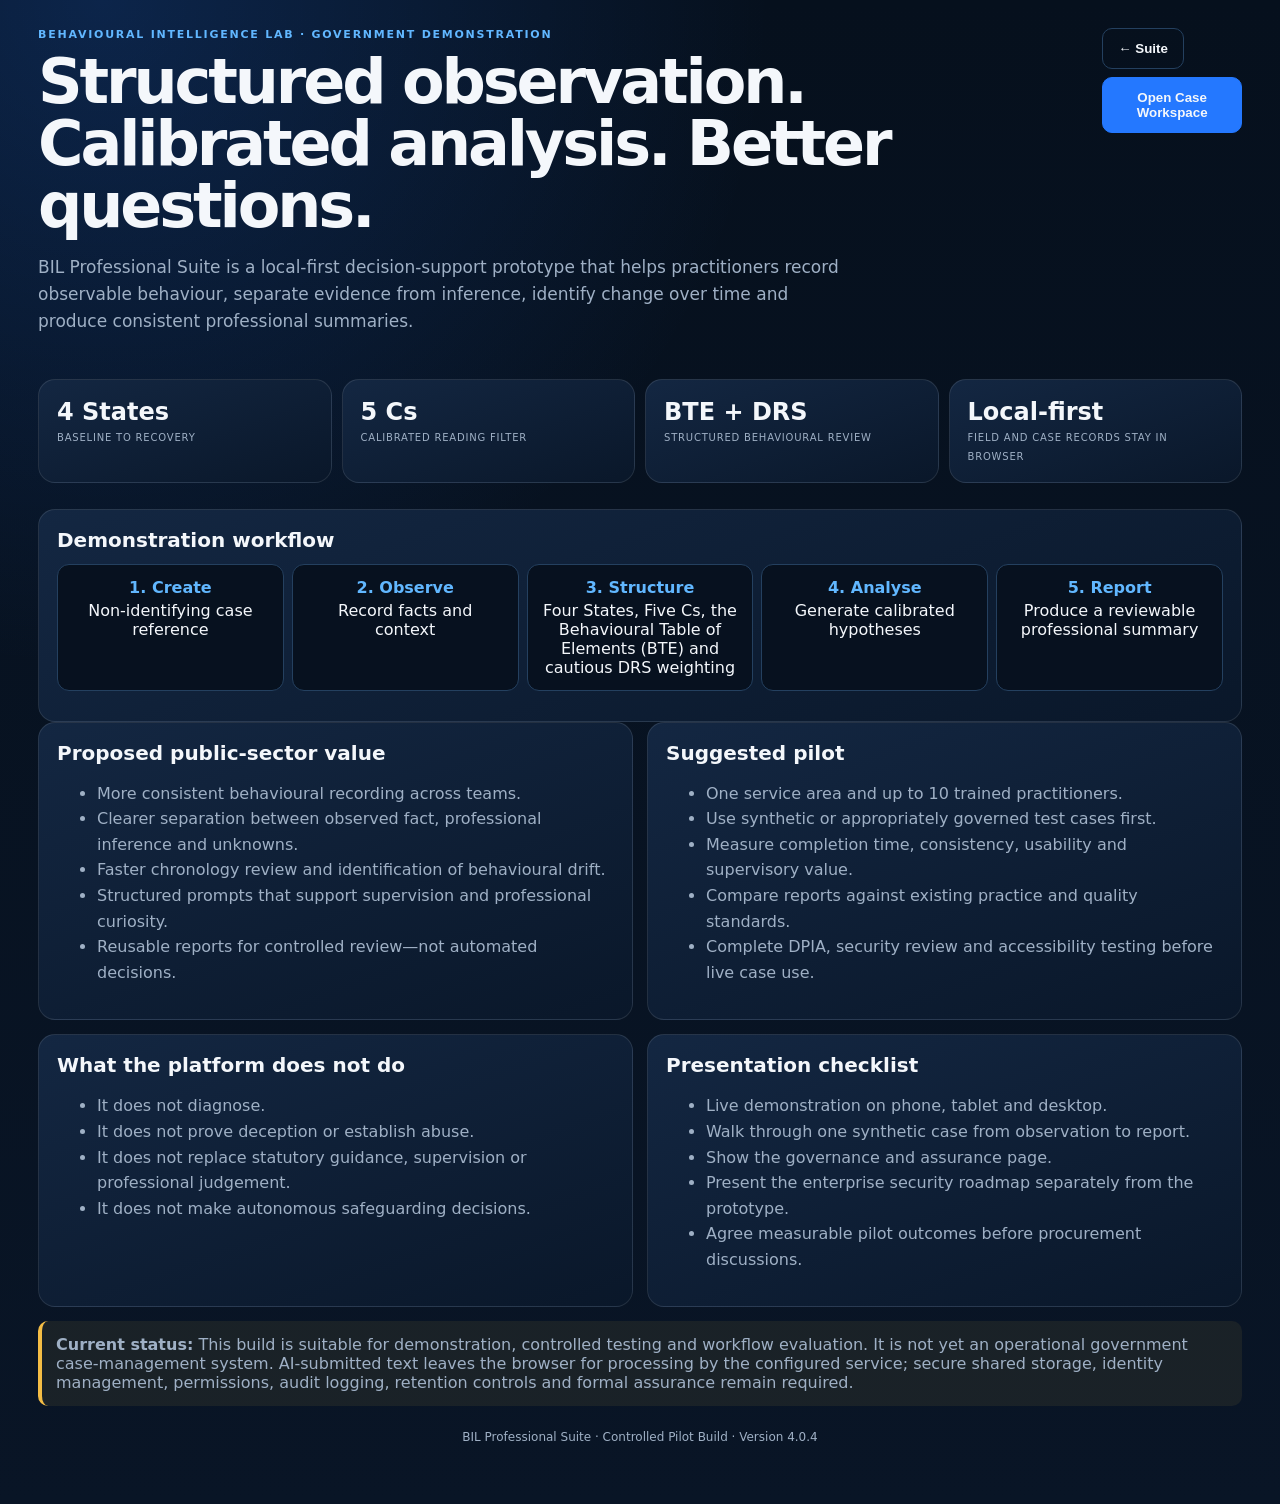
<file: government-demo.html>
<!DOCTYPE html><html lang="en-GB"><head><meta charset="UTF-8"><meta name="viewport" content="width=device-width,initial-scale=1,viewport-fit=cover"><meta name="theme-color" content="#07111f"><title>Government Demonstration · BIL</title><style>
:root{--bg:#07111f;--panel:#0e1b2e;--line:#24405f;--ink:#f4f7fb;--muted:#9fb0c5;--blue:#2478ff;--cyan:#61b7ff;--green:#54c987;--gold:#f4bd45;--danger:#ff6c7a}*{box-sizing:border-box}body{margin:0;font-family:Inter,system-ui,sans-serif;background:radial-gradient(circle at 8% 0%,rgba(36,120,255,.2),transparent 35%),linear-gradient(180deg,#06101d,#091526);color:var(--ink);min-height:100vh}.wrap{max-width:1240px;margin:auto;padding:28px 18px 60px}.hero{display:flex;justify-content:space-between;gap:18px;align-items:flex-start}.eyebrow{font-size:11px;letter-spacing:.16em;text-transform:uppercase;color:var(--cyan);font-weight:800}h1{font-size:clamp(34px,6vw,62px);line-height:1;letter-spacing:-.05em;margin:10px 0}.lead{max-width:820px;color:var(--muted);font-size:17px;line-height:1.6}.btn{border:1px solid var(--line);background:transparent;color:var(--ink);padding:12px 15px;border-radius:10px;font-weight:800;cursor:pointer}.btn.primary{background:var(--blue);border-color:var(--blue)}.metrics{display:grid;grid-template-columns:repeat(4,1fr);gap:10px;margin:26px 0}.metric,.card{background:linear-gradient(160deg,rgba(20,40,67,.97),rgba(10,24,42,.97));border:1px solid rgba(255,255,255,.1);border-radius:17px;padding:18px}.metric b{display:block;font-size:24px}.metric span{font-size:10px;color:var(--muted);text-transform:uppercase;letter-spacing:.08em}.grid{display:grid;grid-template-columns:repeat(2,1fr);gap:14px}.card h2{margin:0 0 10px;font-size:20px}.card p,.card li{color:var(--muted);line-height:1.6}.flow{display:grid;grid-template-columns:repeat(5,1fr);gap:8px;margin:12px 0}.step{border:1px solid var(--line);border-radius:12px;padding:13px;text-align:center;background:#07111f}.step b{display:block;color:var(--cyan);margin-bottom:4px}.note{border-left:4px solid var(--gold);background:rgba(244,189,69,.07);padding:14px;border-radius:10px;color:var(--muted);margin-top:14px}.actions{display:flex;gap:8px;flex-wrap:wrap}.footer{margin-top:24px;text-align:center;color:var(--muted);font-size:12px}@media(max-width:900px){.metrics,.grid{grid-template-columns:1fr 1fr}.flow{grid-template-columns:1fr}.hero{display:block}.actions{margin-top:14px}}@media(max-width:560px){.wrap{padding:18px 11px 42px}.metrics,.grid{grid-template-columns:1fr}.btn{width:100%;min-height:46px}.metric,.card{padding:14px}.lead{font-size:15px}}</style><link rel="stylesheet" href="mobile.css">
</head><body><main class="wrap"><div class="hero"><div><div class="eyebrow">Behavioural Intelligence Lab · Government Demonstration</div><h1>Structured observation. Calibrated analysis. Better questions.</h1><p class="lead">BIL Professional Suite is a local-first decision-support prototype that helps practitioners record observable behaviour, separate evidence from inference, identify change over time and produce consistent professional summaries.</p></div><div class="actions"><button class="btn" onclick="window.self!==window.top?parent.postMessage('home','*'):location.href='/'">← Suite</button><button class="btn primary" onclick="location.href='cases.html'">Open Case Workspace</button></div></div><div class="metrics"><div class="metric"><b>4 States</b><span>Baseline to recovery</span></div><div class="metric"><b>5 Cs</b><span>Calibrated reading filter</span></div><div class="metric"><b>BTE + DRS</b><span>Structured behavioural review</span></div><div class="metric"><b>Local-first</b><span>Field and case records stay in browser</span></div></div><section class="card"><h2>Demonstration workflow</h2><div class="flow"><div class="step"><b>1. Create</b>Non-identifying case reference</div><div class="step"><b>2. Observe</b>Record facts and context</div><div class="step"><b>3. Structure</b>Four States, Five Cs, the Behavioural Table of Elements (BTE) and cautious DRS weighting</div><div class="step"><b>4. Analyse</b>Generate calibrated hypotheses</div><div class="step"><b>5. Report</b>Produce a reviewable professional summary</div></div></section><div class="grid"><section class="card"><h2>Proposed public-sector value</h2><ul><li>More consistent behavioural recording across teams.</li><li>Clearer separation between observed fact, professional inference and unknowns.</li><li>Faster chronology review and identification of behavioural drift.</li><li>Structured prompts that support supervision and professional curiosity.</li><li>Reusable reports for controlled review—not automated decisions.</li></ul></section><section class="card"><h2>Suggested pilot</h2><ul><li>One service area and up to 10 trained practitioners.</li><li>Use synthetic or appropriately governed test cases first.</li><li>Measure completion time, consistency, usability and supervisory value.</li><li>Compare reports against existing practice and quality standards.</li><li>Complete DPIA, security review and accessibility testing before live case use.</li></ul></section><section class="card"><h2>What the platform does not do</h2><ul><li>It does not diagnose.</li><li>It does not prove deception or establish abuse.</li><li>It does not replace statutory guidance, supervision or professional judgement.</li><li>It does not make autonomous safeguarding decisions.</li></ul></section><section class="card"><h2>Presentation checklist</h2><ul><li>Live demonstration on phone, tablet and desktop.</li><li>Walk through one synthetic case from observation to report.</li><li>Show the governance and assurance page.</li><li>Present the enterprise security roadmap separately from the prototype.</li><li>Agree measurable pilot outcomes before procurement discussions.</li></ul></section></div><div class="note"><b>Current status:</b> This build is suitable for demonstration, controlled testing and workflow evaluation. It is not yet an operational government case-management system. AI-submitted text leaves the browser for processing by the configured service; secure shared storage, identity management, permissions, audit logging, retention controls and formal assurance remain required.</div><div class="footer">BIL Professional Suite · Controlled Pilot Build · Version 4.0.4</div></main></body></html>
</file>
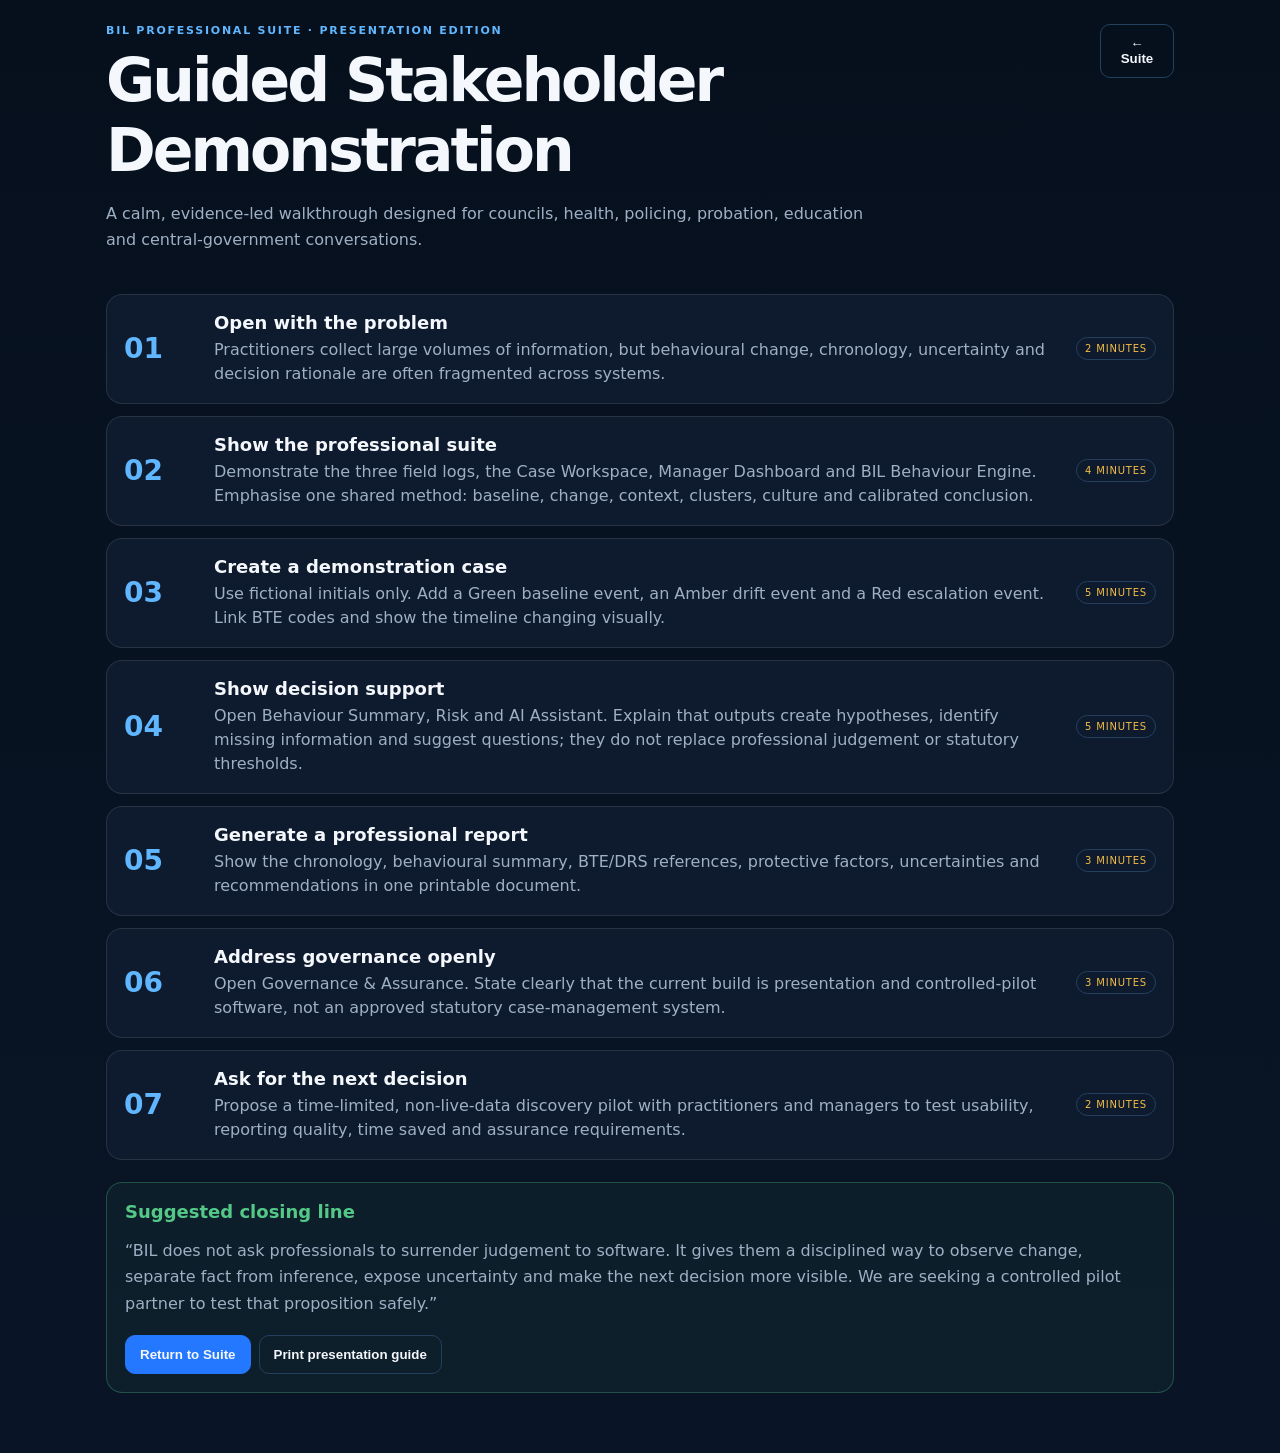
<file: guided-demo.html>
<!DOCTYPE html><html lang="en-GB"><head><meta charset="UTF-8"><meta name="viewport" content="width=device-width,initial-scale=1,viewport-fit=cover"><meta name="theme-color" content="#07111f"><title>Guided Presentation · BIL</title><style>
:root{--bg:#07111f;--panel:#0e1b2e;--line:#24405f;--ink:#f4f7fb;--muted:#9fb0c5;--cyan:#61b7ff;--green:#54c987;--gold:#f4bd45;--danger:#ff6c7a}*{box-sizing:border-box}body{margin:0;font-family:Inter,system-ui,sans-serif;background:linear-gradient(180deg,#06101d,#091526);color:var(--ink)}.wrap{max-width:1100px;margin:auto;padding:24px 16px 60px}.hero{display:flex;justify-content:space-between;gap:18px;align-items:flex-start}.eyebrow{color:var(--cyan);font-weight:800;letter-spacing:.16em;text-transform:uppercase;font-size:11px}h1{font-size:clamp(36px,6vw,60px);margin:8px 0 10px;letter-spacing:-.05em}.lead{max-width:760px;color:var(--muted);line-height:1.65}.btn{border:1px solid var(--line);background:transparent;color:var(--ink);padding:11px 14px;border-radius:10px;font-weight:800;cursor:pointer}.btn.primary{background:#2478ff;border-color:#2478ff}.steps{display:grid;gap:12px;margin-top:24px}.step{display:grid;grid-template-columns:74px 1fr auto;gap:16px;align-items:center;background:var(--panel);border:1px solid rgba(255,255,255,.1);border-radius:16px;padding:17px}.n{font-size:28px;font-weight:900;color:var(--cyan)}h2{font-size:18px;margin:0 0 5px}.step p{margin:0;color:var(--muted);line-height:1.5}.tag{font-size:10px;text-transform:uppercase;letter-spacing:.08em;border:1px solid var(--line);border-radius:999px;padding:5px 8px;color:var(--gold)}.script{margin-top:22px;background:rgba(84,201,135,.06);border:1px solid rgba(84,201,135,.3);border-radius:16px;padding:18px}.script h2{color:var(--green)}.script p{color:var(--muted);line-height:1.65}.actions{display:flex;gap:8px;flex-wrap:wrap;margin-top:18px}@media(max-width:760px){.hero{display:block}.hero .btn{margin-top:12px}.step{grid-template-columns:54px 1fr}.tag{grid-column:2}.wrap{padding:18px 10px 44px}}</style><link rel="stylesheet" href="mobile.css">
</head><body><main class="wrap"><div class="hero"><div><div class="eyebrow">BIL Professional Suite · Presentation Edition</div><h1>Guided Stakeholder Demonstration</h1><p class="lead">A calm, evidence-led walkthrough designed for councils, health, policing, probation, education and central-government conversations.</p></div><button class="btn" onclick="window.self!==window.top?parent.postMessage('home','*'):location.href='/'">← Suite</button></div><div class="steps">
<section class="step"><div class="n">01</div><div><h2>Open with the problem</h2><p>Practitioners collect large volumes of information, but behavioural change, chronology, uncertainty and decision rationale are often fragmented across systems.</p></div><span class="tag">2 minutes</span></section>
<section class="step"><div class="n">02</div><div><h2>Show the professional suite</h2><p>Demonstrate the three field logs, the Case Workspace, Manager Dashboard and BIL Behaviour Engine. Emphasise one shared method: baseline, change, context, clusters, culture and calibrated conclusion.</p></div><span class="tag">4 minutes</span></section>
<section class="step"><div class="n">03</div><div><h2>Create a demonstration case</h2><p>Use fictional initials only. Add a Green baseline event, an Amber drift event and a Red escalation event. Link BTE codes and show the timeline changing visually.</p></div><span class="tag">5 minutes</span></section>
<section class="step"><div class="n">04</div><div><h2>Show decision support</h2><p>Open Behaviour Summary, Risk and AI Assistant. Explain that outputs create hypotheses, identify missing information and suggest questions; they do not replace professional judgement or statutory thresholds.</p></div><span class="tag">5 minutes</span></section>
<section class="step"><div class="n">05</div><div><h2>Generate a professional report</h2><p>Show the chronology, behavioural summary, BTE/DRS references, protective factors, uncertainties and recommendations in one printable document.</p></div><span class="tag">3 minutes</span></section>
<section class="step"><div class="n">06</div><div><h2>Address governance openly</h2><p>Open Governance & Assurance. State clearly that the current build is presentation and controlled-pilot software, not an approved statutory case-management system.</p></div><span class="tag">3 minutes</span></section>
<section class="step"><div class="n">07</div><div><h2>Ask for the next decision</h2><p>Propose a time-limited, non-live-data discovery pilot with practitioners and managers to test usability, reporting quality, time saved and assurance requirements.</p></div><span class="tag">2 minutes</span></section>
</div><section class="script"><h2>Suggested closing line</h2><p>“BIL does not ask professionals to surrender judgement to software. It gives them a disciplined way to observe change, separate fact from inference, expose uncertainty and make the next decision more visible. We are seeking a controlled pilot partner to test that proposition safely.”</p><div class="actions"><button class="btn primary" onclick="window.self!==window.top?parent.postMessage('home','*'):location.href='/'">Return to Suite</button><button class="btn" onclick="window.print()">Print presentation guide</button></div></section></main></body></html>
</file>
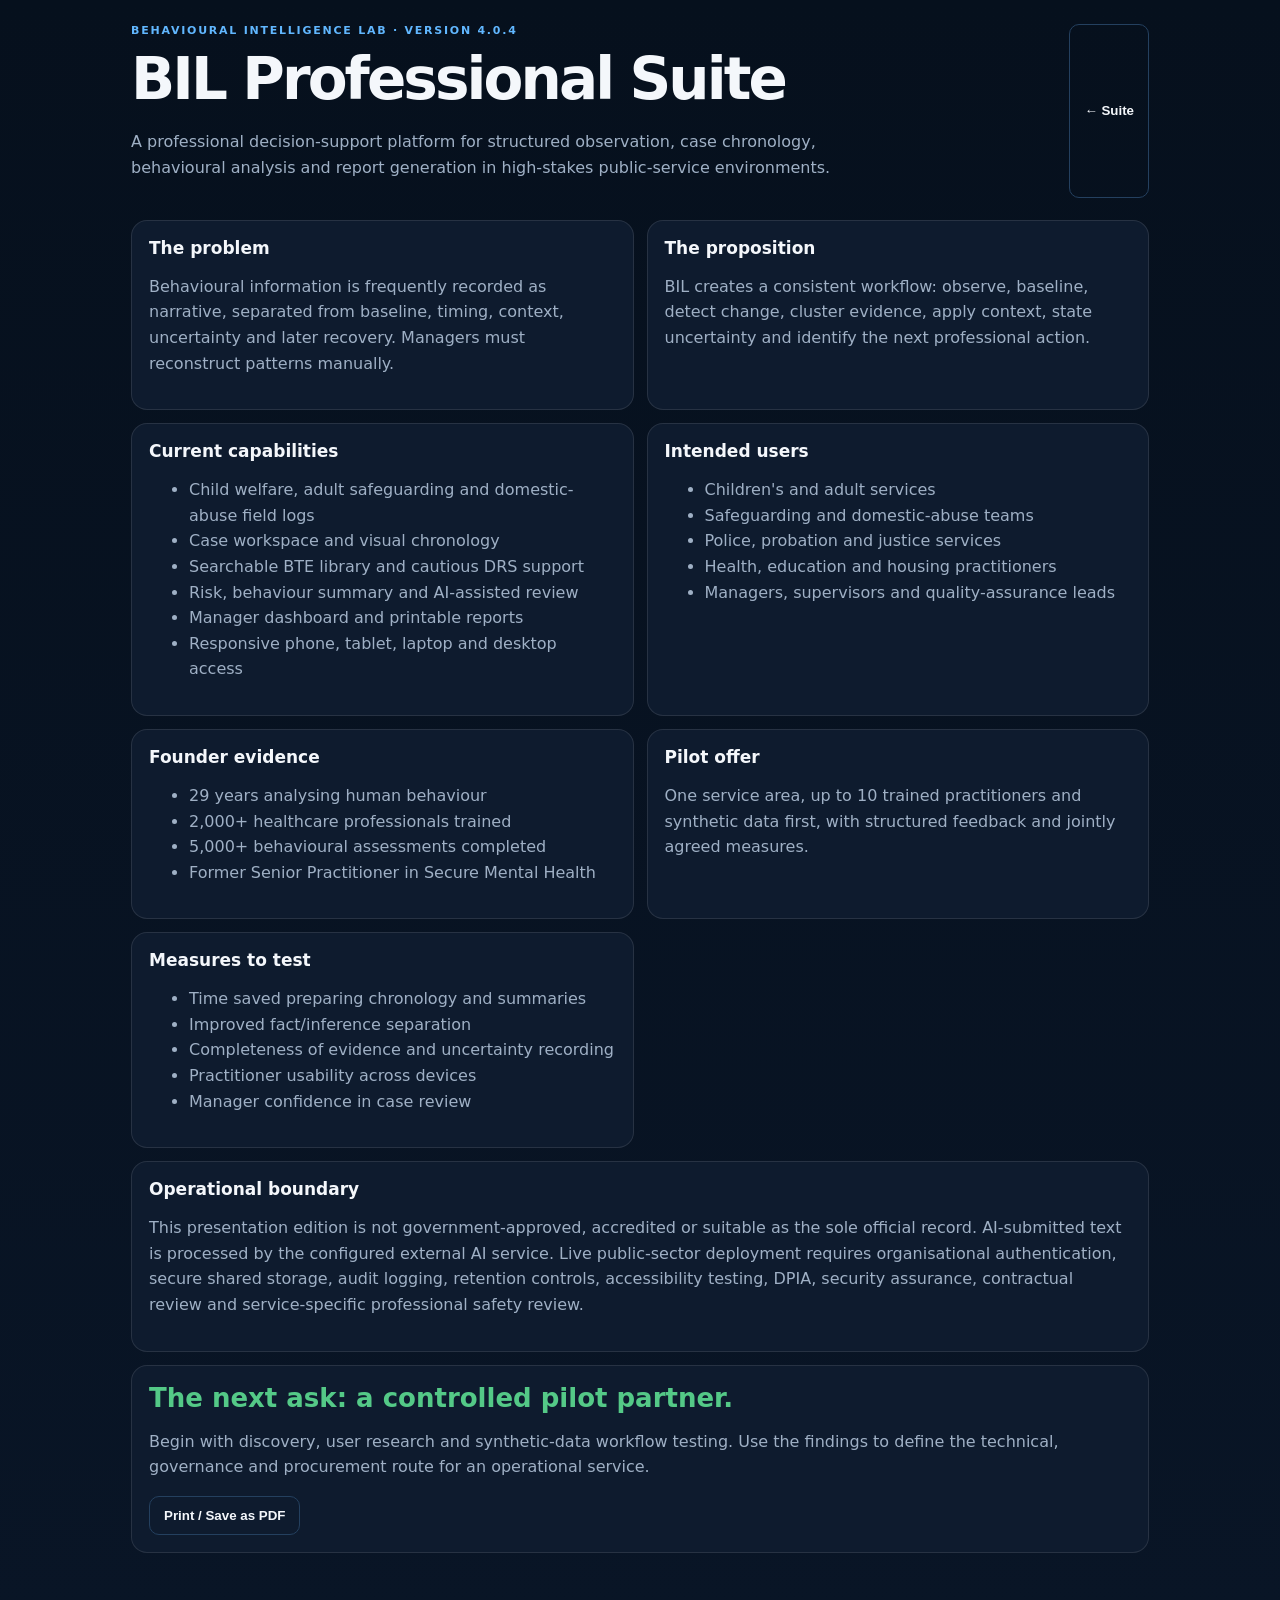
<file: product-brief.html>
<!DOCTYPE html><html lang="en-GB"><head><meta charset="UTF-8"><meta name="viewport" content="width=device-width,initial-scale=1,viewport-fit=cover"><meta name="theme-color" content="#07111f"><title>Executive Product Brief · BIL</title><style>
:root{--bg:#07111f;--panel:#0e1b2e;--line:#24405f;--ink:#f4f7fb;--muted:#9fb0c5;--cyan:#61b7ff;--green:#54c987;--gold:#f4bd45}*{box-sizing:border-box}body{margin:0;font-family:Inter,system-ui,sans-serif;background:linear-gradient(180deg,#06101d,#091526);color:var(--ink)}.wrap{max-width:1050px;margin:auto;padding:24px 16px 60px}.hero{display:flex;justify-content:space-between;gap:18px}.eyebrow{color:var(--cyan);font-size:11px;letter-spacing:.16em;text-transform:uppercase;font-weight:800}h1{font-size:clamp(36px,6vw,58px);letter-spacing:-.05em;margin:8px 0}.lead{color:var(--muted);line-height:1.65;max-width:760px}.btn{border:1px solid var(--line);background:transparent;color:var(--ink);padding:11px 14px;border-radius:10px;font-weight:800;cursor:pointer}.grid{display:grid;grid-template-columns:1fr 1fr;gap:13px;margin-top:22px}.card{background:var(--panel);border:1px solid rgba(255,255,255,.1);border-radius:16px;padding:17px}.card h2{font-size:17px;margin:0 0 9px}.card p,.card li{color:var(--muted);line-height:1.6}.wide{grid-column:1/-1}.outcome{font-size:26px;font-weight:900;color:var(--green)}@media(max-width:760px){.hero{display:block}.hero .btn{margin-top:12px}.grid{grid-template-columns:1fr}.wide{grid-column:auto}.wrap{padding:18px 10px 44px}}@media print{body{background:#fff;color:#111}.btn{display:none}.card{background:#fff;border-color:#ccc}.card p,.card li,.lead{color:#333}}</style><link rel="stylesheet" href="mobile.css">
</head><body><main class="wrap"><div class="hero"><div><div class="eyebrow">Behavioural Intelligence Lab · Version 4.0.4</div><h1>BIL Professional Suite</h1><p class="lead">A professional decision-support platform for structured observation, case chronology, behavioural analysis and report generation in high-stakes public-service environments.</p></div><button class="btn" onclick="window.self!==window.top?parent.postMessage('home','*'):location.href='/'">← Suite</button></div><div class="grid"><section class="card"><h2>The problem</h2><p>Behavioural information is frequently recorded as narrative, separated from baseline, timing, context, uncertainty and later recovery. Managers must reconstruct patterns manually.</p></section><section class="card"><h2>The proposition</h2><p>BIL creates a consistent workflow: observe, baseline, detect change, cluster evidence, apply context, state uncertainty and identify the next professional action.</p></section><section class="card"><h2>Current capabilities</h2><ul><li>Child welfare, adult safeguarding and domestic-abuse field logs</li><li>Case workspace and visual chronology</li><li>Searchable BTE library and cautious DRS support</li><li>Risk, behaviour summary and AI-assisted review</li><li>Manager dashboard and printable reports</li><li>Responsive phone, tablet, laptop and desktop access</li></ul></section><section class="card"><h2>Intended users</h2><ul><li>Children's and adult services</li><li>Safeguarding and domestic-abuse teams</li><li>Police, probation and justice services</li><li>Health, education and housing practitioners</li><li>Managers, supervisors and quality-assurance leads</li></ul></section><section class="card"><h2>Founder evidence</h2><ul><li>29 years analysing human behaviour</li><li>2,000+ healthcare professionals trained</li><li>5,000+ behavioural assessments completed</li><li>Former Senior Practitioner in Secure Mental Health</li></ul></section><section class="card"><h2>Pilot offer</h2><p>One service area, up to 10 trained practitioners and synthetic data first, with structured feedback and jointly agreed measures.</p></section><section class="card"><h2>Measures to test</h2><ul><li>Time saved preparing chronology and summaries</li><li>Improved fact/inference separation</li><li>Completeness of evidence and uncertainty recording</li><li>Practitioner usability across devices</li><li>Manager confidence in case review</li></ul></section><section class="card wide"><h2>Operational boundary</h2><p>This presentation edition is not government-approved, accredited or suitable as the sole official record. AI-submitted text is processed by the configured external AI service. Live public-sector deployment requires organisational authentication, secure shared storage, audit logging, retention controls, accessibility testing, DPIA, security assurance, contractual review and service-specific professional safety review.</p></section><section class="card wide"><div class="outcome">The next ask: a controlled pilot partner.</div><p>Begin with discovery, user research and synthetic-data workflow testing. Use the findings to define the technical, governance and procurement route for an operational service.</p><button class="btn" onclick="window.print()">Print / Save as PDF</button></section></div></main></body></html>
</file>
<file: mobile.css>
/* BIL Professional Suite v4.0.1 - shared phone and tablet hardening */
html{-webkit-text-size-adjust:100%;text-size-adjust:100%;overflow-x:hidden}
body{overflow-x:hidden;min-width:0}
img,svg,canvas,video{max-width:100%;height:auto}
button,input,select,textarea{max-width:100%}
input,select,textarea{font-size:16px!important}
button,.btn,.icon-btn{touch-action:manipulation;-webkit-tap-highlight-color:transparent}
pre,code,.output,.lead,p,li,td,th{overflow-wrap:anywhere;word-break:normal}
table{max-width:100%}
@media(max-width:760px){
  .wrap,.home{width:100%;max-width:100%;padding-left:12px!important;padding-right:12px!important;padding-bottom:calc(44px + env(safe-area-inset-bottom))!important}
  .hero{display:block!important}
  .hero>.btn,.hero .topbtn{width:100%;margin-top:12px;min-height:46px}
  h1{font-size:clamp(30px,10vw,40px)!important;line-height:1.04!important}
  h2{line-height:1.25}
  .lead{font-size:15px;line-height:1.55}
  .grid,.grid-2,.metrics,.summary-grid,.row,.row3,.library-tools{grid-template-columns:minmax(0,1fr)!important}
  .card,.metric,.step{min-width:0;padding:14px!important}
  .actions{display:grid!important;grid-template-columns:1fr!important;gap:9px!important}
  .actions .btn,.btn.primary,.btn.secondary{width:100%;min-height:46px}
  .topbar{padding-left:10px!important;padding-right:10px!important;gap:8px!important}
  .top-actions{gap:6px!important}
  .brand{max-width:calc(100vw - 150px)}
  .brand b,.brand span{overflow:hidden;text-overflow:ellipsis;white-space:nowrap}
  .viewer{position:fixed!important;top:62px!important;right:0!important;bottom:0!important;left:0!important}
  iframe{min-height:calc(100dvh - 62px)}
  .case,.member{min-width:0}
  .case{grid-template-columns:1fr!important;gap:6px!important}
  .step{grid-template-columns:44px minmax(0,1fr)!important;gap:10px!important}
  .step .tag{grid-column:2!important;justify-self:start}
  .bars .row,.bar-row{grid-template-columns:82px minmax(0,1fr) 30px!important}
  .wide{grid-column:auto!important}
  table{display:block;overflow-x:auto;-webkit-overflow-scrolling:touch;white-space:nowrap}
  .output{min-height:280px!important;max-height:none!important}
}
@media(max-width:420px){
  .logo{flex:0 0 auto}
  .icon-btn{padding:0 10px!important}
  #reloadBtn{display:none!important}
  .metrics{grid-template-columns:1fr!important}
  .frameworks{display:flex;overflow-x:auto;flex-wrap:nowrap!important;padding-bottom:6px;scroll-snap-type:x proximity}
  .frameworks .pill{white-space:nowrap;scroll-snap-align:start}
}
</file>
